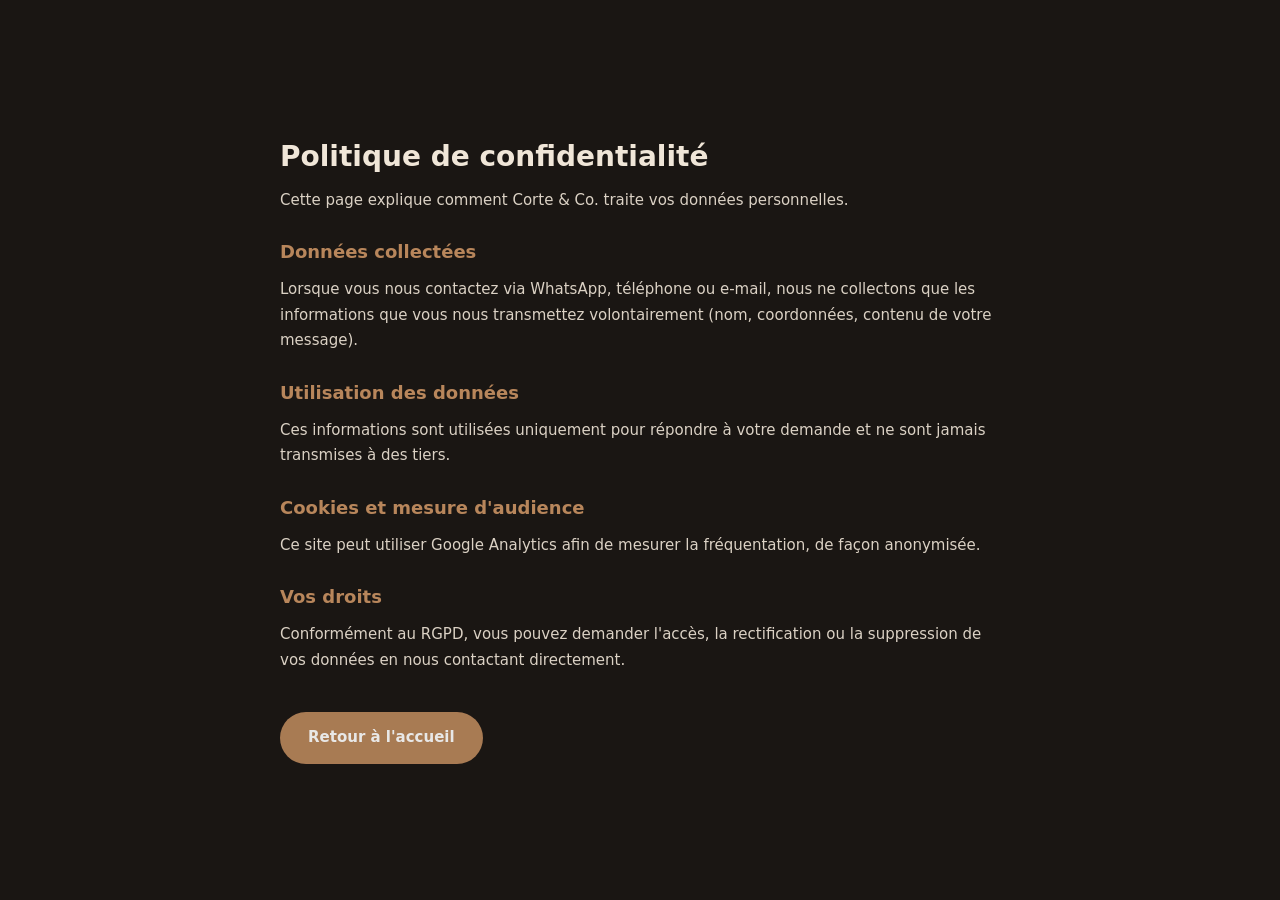
<file: confidentialite.html>
<!DOCTYPE html>
<html lang="fr">
<head>
<meta charset="UTF-8">
<meta name="viewport" content="width=device-width, initial-scale=1.0">
<title>Politique de confidentialité — Corte & Co.</title>
<meta name="robots" content="noindex">
<style>
  body { margin:0; min-height:100vh; display:flex; align-items:center; justify-content:center;
    background:#1A1613; color:#F0E6D8; font-family: system-ui, -apple-system, 'Segoe UI', sans-serif; padding:32px; box-sizing:border-box; }
  .card { max-width:560px; text-align:center; }
  h1 { font-size:28px; margin-bottom:12px; }
  p { font-size:16px; line-height:1.6; opacity:0.9; }
  a.btn { display:inline-block; margin-top:24px; background:#B8865B; color:#fff; text-decoration:none;
    font-weight:700; padding:13px 28px; border-radius:999px; }
  .doc { max-width:720px; text-align:left; }
  .doc h2 { font-size:18px; margin-top:28px; color:#B8865B; }
  .doc p { font-size:15px; line-height:1.7; opacity:0.9; }
</style>
</head>
<body>
<div class="card doc">
  <h1>Politique de confidentialité</h1>
  <p>Cette page explique comment Corte & Co. traite vos données personnelles.</p>
<h2>Données collectées</h2>
<p>Lorsque vous nous contactez via WhatsApp, téléphone ou e-mail, nous ne collectons que les informations que vous nous transmettez volontairement (nom, coordonnées, contenu de votre message).</p>
<h2>Utilisation des données</h2>
<p>Ces informations sont utilisées uniquement pour répondre à votre demande et ne sont jamais transmises à des tiers.</p>
<h2>Cookies et mesure d'audience</h2>
<p>Ce site peut utiliser Google Analytics afin de mesurer la fréquentation, de façon anonymisée.</p>
<h2>Vos droits</h2>
<p>Conformément au RGPD, vous pouvez demander l'accès, la rectification ou la suppression de vos données en nous contactant directement.</p>
  <p><a class="btn" href="https://landrytalbotpro.github.io/corte-co-fr/">Retour à l'accueil</a></p>
</div>
</body>
</html>
</file>
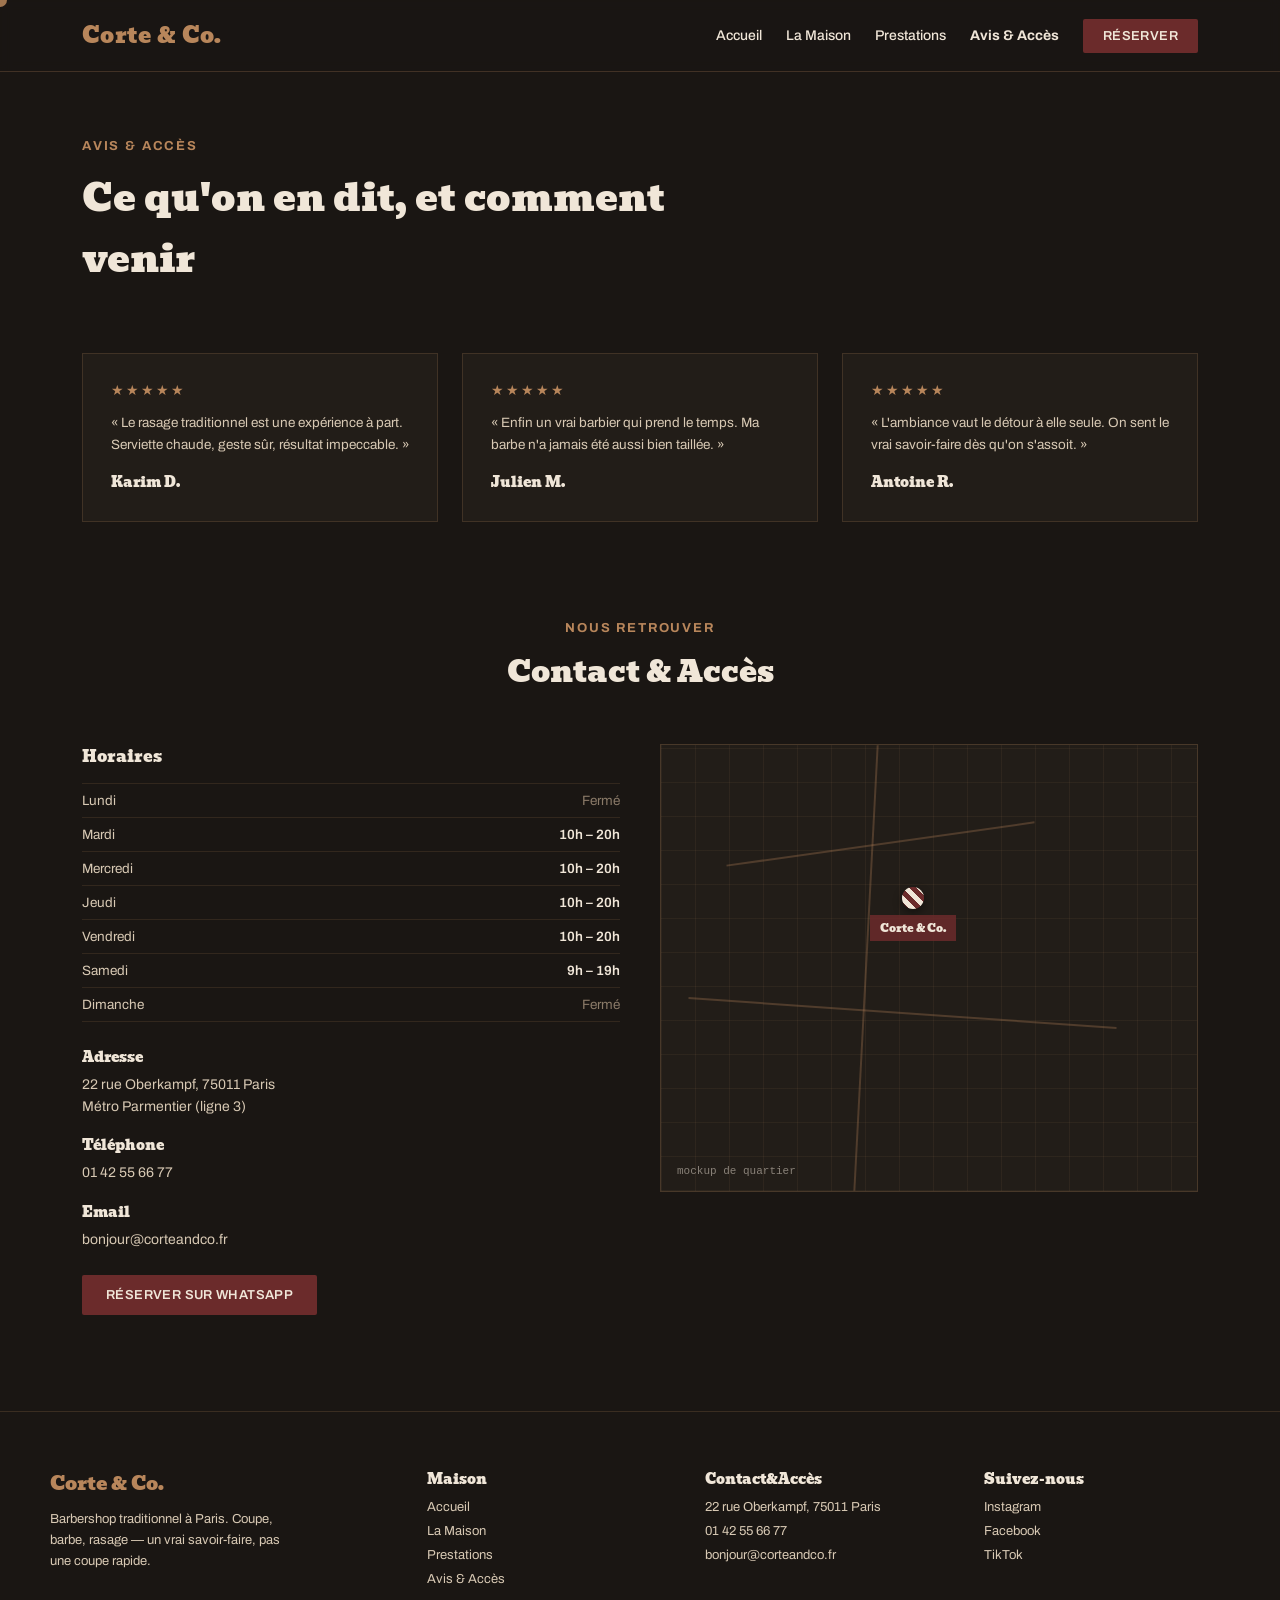
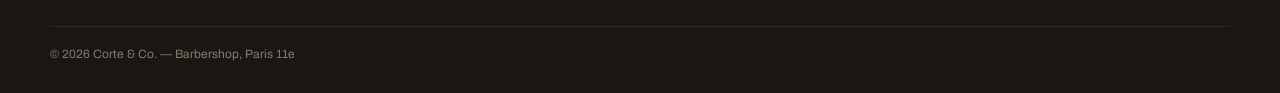
<file: contact.html>
<!DOCTYPE html>
<html lang="fr">
<head>
<meta charset="utf-8">
<meta name="viewport" content="width=device-width, initial-scale=1">
<title>Avis &amp; Accès — Corte &amp; Co.</title>
<meta name="description" content="Avis clients, horaires, adresse et téléphone de Corte & Co., 22 rue Oberkampf, Paris 11e.">
  <link rel="canonical" href="https://landrytalbotpro.github.io/corte-co-fr/contact.html">
  <meta property="og:type" content="website">
  <meta property="og:title" content="Avis &amp; Accès — Corte &amp; Co.">
  <meta property="og:description" content="Avis clients, horaires, adresse et téléphone de Corte &amp; Co., 22 rue Oberkampf, Paris 11e.">
  <meta property="og:url" content="https://landrytalbotpro.github.io/corte-co-fr/contact.html">
  <meta property="og:image" content="https://nuvorastudio.es/images/corte-fr.jpg">
  <meta property="og:locale" content="fr_FR">
  <meta name="twitter:card" content="summary_large_image">
  <meta name="twitter:title" content="Avis &amp; Accès — Corte &amp; Co.">
  <meta name="twitter:description" content="Avis clients, horaires, adresse et téléphone de Corte &amp; Co., 22 rue Oberkampf, Paris 11e.">
  <meta name="twitter:image" content="https://nuvorastudio.es/images/corte-fr.jpg">
<link rel="preconnect" href="https://fonts.googleapis.com">
<link href="https://fonts.googleapis.com/css2?family=Bevan&family=Archivo:wght@400;500;600;700&display=swap" rel="stylesheet">
<style>
  *{box-sizing:border-box;}
  body{margin:0;padding:0;}
  a{color:#B8865B;}
  a:hover{color:#F0E6D8;}
  .nav-links{display:flex; align-items:center; gap:24px; flex-wrap:wrap;}
  .nav-links a[aria-current="page"]{font-weight:700; text-decoration:underline; text-underline-offset:4px;}
  .burger-btn{display:none; flex-direction:column; justify-content:center; align-items:center; gap:5px; width:40px; height:40px; background:none; border:none; cursor:pointer; padding:0; flex-shrink:0;}
  .burger-btn span{display:block; width:22px; height:2px; background:#B8865B; border-radius:2px; transition:transform .25s ease, opacity .25s ease;}
  .burger-btn.open span:nth-child(1){transform:translateY(7px) rotate(45deg);}
  .burger-btn.open span:nth-child(2){opacity:0;}
  .burger-btn.open span:nth-child(3){transform:translateY(-7px) rotate(-45deg);}
  @media (max-width: 860px){
    .burger-btn{display:flex;}
    .nav-links{
      display:none;
      position:absolute;
      top:100%;
      left:0;
      right:0;
      flex-direction:column;
      align-items:center;
      gap:18px;
      background:#1A1613;
      padding:28px 32px 32px;
      border-bottom:1px solid rgba(184,134,91,0.25);
      box-shadow:0 16px 32px rgba(0,0,0,0.3);
    }
    .nav-links.open{display:flex;}
    .grid-3{grid-template-columns:1fr !important;}
    .location-grid{grid-template-columns:1fr !important;}
    .footer-grid{grid-template-columns:1fr 1fr !important; gap:32px !important;}
    .page-hero h1{font-size:32px !important;}
  }
  @media (max-width: 560px){
    .footer-grid{grid-template-columns:1fr !important;}
  }
  @keyframes ctaPulse{0%,100%{transform:scale(1);} 50%{transform:scale(1.035);}}
  .cta-final-btn:hover{box-shadow:0 0 30px 6px rgba(184,134,91,0.5);}
  #navInner{max-width:1180px; margin:0 auto; display:flex; align-items:center; justify-content:space-between; gap:24px; padding:18px 32px; transition:padding .3s ease;}
  #navInner.scrolled{padding:10px 32px;}
</style>

  <!-- Google Analytics (GA4) -->
  <script async src="https://www.googletagmanager.com/gtag/js?id=G-V2VKRWEJ8G"></script>
  <script>
    window.dataLayer = window.dataLayer || [];
    function gtag(){dataLayer.push(arguments);}
    gtag('js', new Date());
    gtag('config', 'G-V2VKRWEJ8G');
  </script>
    <link rel="icon" type="image/png" sizes="32x32" href="https://nuvorastudio.es/favicon-32.png">
    <link rel="icon" type="image/png" sizes="16x16" href="https://nuvorastudio.es/favicon-16.png">
    <link rel="apple-touch-icon" sizes="180x180" href="https://nuvorastudio.es/favicon-180.png">
</head>
<body>

<div style="background:#1A1613; color:#F0E6D8; font-family:'Archivo',sans-serif; overflow-x:hidden;">

  <!-- NAVBAR -->
  <header style="position:sticky; top:0; z-index:50; background:rgba(26,22,19,0.95); backdrop-filter:blur(6px); border-bottom:1px solid rgba(184,134,91,0.25);">
    <div id="navInner">
      <a href="index.html" style="font-family:'Bevan',serif; font-weight:400; font-size:22px; color:#B8865B; text-decoration:none; letter-spacing:0.02em;">Corte &amp; Co.</a>
      <nav class="nav-links" id="mainNav">
        <a href="index.html" style="text-decoration:none; color:#F0E6D8; font-weight:500; font-size:14px;">Accueil</a>
        <a href="maison.html" style="text-decoration:none; color:#F0E6D8; font-weight:500; font-size:14px;">La Maison</a>
        <a href="prestations.html" style="text-decoration:none; color:#F0E6D8; font-weight:500; font-size:14px;">Prestations</a>
        <a href="contact.html" aria-current="page" style="text-decoration:none; color:#F0E6D8; font-size:14px;">Avis &amp; Accès</a>
        <a href="https://wa.me/34675153535" target="_blank" rel="noopener" class="js-magnetic" style="text-decoration:none; background:#6B2B2B; color:#F0E6D8; padding:10px 20px; border-radius:2px; font-weight:600; font-size:13px; letter-spacing:0.03em; text-transform:uppercase; display:inline-block; transition:transform .2s ease, box-shadow .3s ease;">Réserver</a>
      </nav>
      <button class="burger-btn" id="burgerBtn" aria-label="Ouvrir le menu" aria-expanded="false" aria-controls="mainNav">
        <span></span><span></span><span></span>
      </button>
    </div>
  </header>

  <!-- PAGE HERO -->
  <section class="page-hero" style="padding:64px 32px 20px; max-width:1180px; margin:0 auto;">
    <span style="font-family:'Archivo',sans-serif; font-weight:700; font-size:13px; color:#B8865B; letter-spacing:0.14em; text-transform:uppercase;">Avis &amp; Accès</span>
    <h1 style="font-family:'Bevan',serif; font-weight:400; font-size:38px; color:#F0E6D8; margin:14px 0 0; max-width:640px;">Ce qu'on en dit, et comment venir</h1>
  </section>

  <!-- AVIS -->
  <section id="avis" style="padding:44px 32px 96px; max-width:1180px; margin:0 auto;">
    <div class="grid-3" style="display:grid; grid-template-columns:repeat(3,1fr); gap:24px;">
      <div class="js-tilt-card" style="background:#221D18; border:1px solid rgba(184,134,91,0.2); padding:28px; display:flex; flex-direction:column; gap:14px; position:relative; transition:transform .25s ease;">
        <div style="color:#B8865B; font-size:14px; letter-spacing:2px;">★★★★★</div>
        <p style="font-size:13.5px; line-height:1.65; color:#D8C9B4; margin:0;">« Le rasage traditionnel est une expérience à part. Serviette chaude, geste sûr, résultat impeccable. »</p>
        <div style="font-family:'Bevan',serif; font-weight:400; font-size:14px; color:#F0E6D8;">Karim D.</div>
      </div>
      <div class="js-tilt-card" style="background:#221D18; border:1px solid rgba(184,134,91,0.2); padding:28px; display:flex; flex-direction:column; gap:14px; position:relative; transition:transform .25s ease;">
        <div style="color:#B8865B; font-size:14px; letter-spacing:2px;">★★★★★</div>
        <p style="font-size:13.5px; line-height:1.65; color:#D8C9B4; margin:0;">« Enfin un vrai barbier qui prend le temps. Ma barbe n'a jamais été aussi bien taillée. »</p>
        <div style="font-family:'Bevan',serif; font-weight:400; font-size:14px; color:#F0E6D8;">Julien M.</div>
      </div>
      <div class="js-tilt-card" style="background:#221D18; border:1px solid rgba(184,134,91,0.2); padding:28px; display:flex; flex-direction:column; gap:14px; position:relative; transition:transform .25s ease;">
        <div style="color:#B8865B; font-size:14px; letter-spacing:2px;">★★★★★</div>
        <p style="font-size:13.5px; line-height:1.65; color:#D8C9B4; margin:0;">« L'ambiance vaut le détour à elle seule. On sent le vrai savoir-faire dès qu'on s'assoit. »</p>
        <div style="font-family:'Bevan',serif; font-weight:400; font-size:14px; color:#F0E6D8;">Antoine R.</div>
      </div>
    </div>
  </section>

  <!-- LOCALISATION -->
  <section id="contact" style="padding:0 32px 96px; max-width:1180px; margin:0 auto;">
    <div style="max-width:560px; margin:0 auto 48px; text-align:center;">
      <span style="font-family:'Archivo',sans-serif; font-weight:700; font-size:13px; color:#B8865B; letter-spacing:0.14em; text-transform:uppercase;">Nous retrouver</span>
      <h2 style="font-family:'Bevan',serif; font-weight:400; font-size:30px; color:#F0E6D8; margin:12px 0 0;">Contact &amp; Accès</h2>
    </div>
    <div class="location-grid" style="display:grid; grid-template-columns:1fr 1fr; gap:40px; align-items:start;">
      <div>
        <h3 style="font-family:'Bevan',serif; font-weight:400; font-size:16px; color:#F0E6D8; margin:0 0 14px;">Horaires</h3>
        <div style="display:flex; flex-direction:column; gap:0; font-size:13.5px; color:#D8C9B4; border-top:1px solid rgba(184,134,91,0.15); margin-bottom:24px;">
          <div style="display:flex; justify-content:space-between; padding:9px 0; border-bottom:1px solid rgba(184,134,91,0.15);"><span>Lundi</span><span style="color:#8A7A68;">Fermé</span></div>
          <div style="display:flex; justify-content:space-between; padding:9px 0; border-bottom:1px solid rgba(184,134,91,0.15);"><span>Mardi</span><span style="color:#F0E6D8; font-weight:600;">10h – 20h</span></div>
          <div style="display:flex; justify-content:space-between; padding:9px 0; border-bottom:1px solid rgba(184,134,91,0.15);"><span>Mercredi</span><span style="color:#F0E6D8; font-weight:600;">10h – 20h</span></div>
          <div style="display:flex; justify-content:space-between; padding:9px 0; border-bottom:1px solid rgba(184,134,91,0.15);"><span>Jeudi</span><span style="color:#F0E6D8; font-weight:600;">10h – 20h</span></div>
          <div style="display:flex; justify-content:space-between; padding:9px 0; border-bottom:1px solid rgba(184,134,91,0.15);"><span>Vendredi</span><span style="color:#F0E6D8; font-weight:600;">10h – 20h</span></div>
          <div style="display:flex; justify-content:space-between; padding:9px 0; border-bottom:1px solid rgba(184,134,91,0.15);"><span>Samedi</span><span style="color:#F0E6D8; font-weight:600;">9h – 19h</span></div>
          <div style="display:flex; justify-content:space-between; padding:9px 0; border-bottom:1px solid rgba(184,134,91,0.15);"><span>Dimanche</span><span style="color:#8A7A68;">Fermé</span></div>
        </div>
        <div style="display:flex; flex-direction:column; gap:16px;">
          <div>
            <h3 style="font-family:'Bevan',serif; font-weight:400; font-size:14px; color:#F0E6D8; margin:0 0 6px;">Adresse</h3>
            <p style="font-size:14px; line-height:1.6; color:#D8C9B4; margin:0;">22 rue Oberkampf, 75011 Paris<br/>Métro Parmentier (ligne 3)</p>
          </div>
          <div>
            <h3 style="font-family:'Bevan',serif; font-weight:400; font-size:14px; color:#F0E6D8; margin:0 0 6px;">Téléphone</h3>
            <p style="font-size:14px; line-height:1.6; color:#D8C9B4; margin:0;">01 42 55 66 77</p>
          </div>
          <div>
            <h3 style="font-family:'Bevan',serif; font-weight:400; font-size:14px; color:#F0E6D8; margin:0 0 6px;">Email</h3>
            <p style="font-size:14px; line-height:1.6; color:#D8C9B4; margin:0;">bonjour@corteandco.fr</p>
          </div>
        </div>
        <a href="https://wa.me/34675153535" target="_blank" rel="noopener" class="js-magnetic" style="text-decoration:none; margin-top:24px; background:#6B2B2B; color:#F0E6D8; padding:13px 24px; border-radius:2px; font-weight:600; font-size:13px; letter-spacing:0.03em; text-transform:uppercase; display:inline-block; transition:transform .2s ease, box-shadow .3s ease;">Réserver sur WhatsApp</a>
      </div>
      <div style="position:relative; width:100%; aspect-ratio:6/5; overflow:hidden; background:#221D18; border:1px solid rgba(184,134,91,0.25);">
        <div style="position:absolute; inset:0; background:repeating-linear-gradient(0deg, rgba(184,134,91,0.08) 0px, rgba(184,134,91,0.08) 1px, transparent 1px, transparent 34px), repeating-linear-gradient(90deg, rgba(184,134,91,0.08) 0px, rgba(184,134,91,0.08) 1px, transparent 1px, transparent 34px);"></div>
        <div style="position:absolute; top:22%; left:12%; right:30%; height:2px; background:rgba(184,134,91,0.3); transform:rotate(-8deg);"></div>
        <div style="position:absolute; top:60%; left:5%; right:15%; height:2px; background:rgba(184,134,91,0.3); transform:rotate(4deg);"></div>
        <div style="position:absolute; top:0; bottom:0; left:38%; width:2px; background:rgba(184,134,91,0.3); transform:rotate(3deg);"></div>
        <div style="position:absolute; top:44%; left:47%; transform:translate(-50%,-100%); display:flex; flex-direction:column; align-items:center;">
          <div style="width:22px; height:22px; border-radius:50%; overflow:hidden; box-shadow:0 4px 10px rgba(0,0,0,0.4);">
            <div style="width:100%; height:100%; background:repeating-linear-gradient(45deg, #6B2B2B 0px, #6B2B2B 5px, #F0E6D8 5px, #F0E6D8 10px);"></div>
          </div>
          <span style="margin-top:6px; font-family:'Bevan',serif; font-size:11px; color:#F0E6D8; background:rgba(107,43,43,0.85); padding:4px 10px;">Corte &amp; Co.</span>
        </div>
        <span style="position:absolute; bottom:14px; left:16px; font-family:monospace; font-size:11px; color:rgba(240,230,216,0.5);">mockup de quartier</span>
      </div>
    </div>
  </section>

  <!-- FOOTER -->
  <footer style="padding:56px 32px 32px; border-top:1px solid rgba(184,134,91,0.2);">
    <div class="footer-grid" style="max-width:1180px; margin:0 auto; display:grid; grid-template-columns:1.4fr 1fr 1fr 1fr; gap:32px;">
      <div style="display:flex; flex-direction:column; gap:10px;">
        <span style="font-family:'Bevan',serif; font-weight:400; font-size:19px; color:#B8865B;">Corte &amp; Co.</span>
        <p style="font-size:13px; line-height:1.6; color:#D8C9B4; margin:0; max-width:240px;">Barbershop traditionnel à Paris. Coupe, barbe, rasage — un vrai savoir-faire, pas une coupe rapide.</p>
      </div>
      <div style="display:flex; flex-direction:column; gap:10px;">
        <span style="font-family:'Bevan',serif; font-weight:400; font-size:14px; color:#F0E6D8;">Maison</span>
        <a href="index.html" style="text-decoration:none; color:#D8C9B4; font-size:13px;">Accueil</a>
        <a href="maison.html" style="text-decoration:none; color:#D8C9B4; font-size:13px;">La Maison</a>
        <a href="prestations.html" style="text-decoration:none; color:#D8C9B4; font-size:13px;">Prestations</a>
        <a href="contact.html" style="text-decoration:none; color:#D8C9B4; font-size:13px;">Avis &amp; Accès</a>
      </div>
      <div style="display:flex; flex-direction:column; gap:10px;">
        <span style="font-family:'Bevan',serif; font-weight:400; font-size:14px; color:#F0E6D8;">Contact&amp;Accès</span>
        <span style="font-size:13px; color:#D8C9B4;">22 rue Oberkampf, 75011 Paris</span>
        <span style="font-size:13px; color:#D8C9B4;">01 42 55 66 77</span>
        <a href="mailto:bonjour@corteandco.fr" style="text-decoration:none; color:#D8C9B4; font-size:13px;">bonjour@corteandco.fr</a>
      </div>
      <div style="display:flex; flex-direction:column; gap:10px;">
        <span style="font-family:'Bevan',serif; font-weight:400; font-size:14px; color:#F0E6D8;">Suivez-nous</span>
        <a href="#" style="text-decoration:none; color:#D8C9B4; font-size:13px;">Instagram</a>
        <a href="#" style="text-decoration:none; color:#D8C9B4; font-size:13px;">Facebook</a>
        <a href="#" style="text-decoration:none; color:#D8C9B4; font-size:13px;">TikTok</a>
      </div>
    </div>
    <div style="max-width:1180px; margin:40px auto 0; padding-top:20px; border-top:1px solid rgba(184,134,91,0.15); font-size:12px; color:#8A7A68;">© 2026 Corte &amp; Co. — Barbershop, Paris 11e</div>
  </footer>

  <div class="cursor-dot" style="position:fixed; top:0; left:0; width:14px; height:14px; border-radius:50%; background:#B8865B; pointer-events:none; z-index:9999; transform:translate(-50%,-50%); transition:width .2s ease, height .2s ease, background .2s ease, opacity .2s ease; opacity:0.85;"></div>

</div>

<script>
(function () {
  function initMagnetic() {
    document.querySelectorAll('.js-magnetic').forEach(function (btn) {
      btn.addEventListener('mousemove', function (e) {
        var r = btn.getBoundingClientRect();
        var dx = (e.clientX - (r.left + r.width / 2)) * 0.3;
        var dy = (e.clientY - (r.top + r.height / 2)) * 0.3;
        btn.style.transform = 'translate(' + dx.toFixed(1) + 'px, ' + dy.toFixed(1) + 'px)';
        btn.style.boxShadow = '0 0 24px 4px rgba(184,134,91,0.45)';
      });
      btn.addEventListener('mouseleave', function () {
        btn.style.transform = 'translate(0,0)';
        btn.style.boxShadow = 'none';
      });
    });
  }

  function initTilt() {
    document.querySelectorAll('.js-tilt-card').forEach(function (card) {
      card.addEventListener('mousemove', function (e) {
        var r = card.getBoundingClientRect();
        var px = (e.clientX - r.left) / r.width - 0.5;
        var py = (e.clientY - r.top) / r.height - 0.5;
        card.style.transform = 'perspective(700px) rotateX(' + (-py * 8).toFixed(2) + 'deg) rotateY(' + (px * 8).toFixed(2) + 'deg) translateY(-4px)';
      });
      card.addEventListener('mouseleave', function () {
        card.style.transform = 'perspective(700px) rotateX(0deg) rotateY(0deg) translateY(0)';
      });
    });
  }

  function initCursor() {
    var dot = document.querySelector('.cursor-dot');
    if (!dot) return;
    if (window.matchMedia && window.matchMedia('(pointer: coarse)').matches) {
      dot.style.display = 'none';
      return;
    }
    document.addEventListener('mousemove', function (e) {
      dot.style.left = e.clientX + 'px';
      dot.style.top = e.clientY + 'px';
    });
    document.querySelectorAll('.js-magnetic, .js-tilt-card').forEach(function (el) {
      el.addEventListener('mouseenter', function () {
        dot.style.width = '38px'; dot.style.height = '38px'; dot.style.background = 'rgba(184,134,91,0.35)';
      });
      el.addEventListener('mouseleave', function () {
        dot.style.width = '14px'; dot.style.height = '14px'; dot.style.background = '#B8865B';
      });
    });
  }

  var navInner = document.getElementById('navInner');
  window.addEventListener('scroll', function () {
    var y = window.scrollY || window.pageYOffset;
    if (navInner) navInner.classList.toggle('scrolled', y > 100);
  }, { passive: true });

  document.addEventListener('DOMContentLoaded', function () {
    initMagnetic();
    initTilt();
    initCursor();
  });
})();
</script>

<script>
  (function(){
    var burgerBtn = document.getElementById('burgerBtn');
    var navLinks = document.getElementById('mainNav');
    if(!burgerBtn || !navLinks) return;
    burgerBtn.addEventListener('click', function(){
      var isOpen = navLinks.classList.toggle('open');
      burgerBtn.classList.toggle('open', isOpen);
      burgerBtn.setAttribute('aria-expanded', isOpen ? 'true' : 'false');
    });
    navLinks.querySelectorAll('a').forEach(function(link){
      link.addEventListener('click', function(){
        navLinks.classList.remove('open');
        burgerBtn.classList.remove('open');
        burgerBtn.setAttribute('aria-expanded', 'false');
      });
    });
  })();
</script>

</body>
</html>
</file>
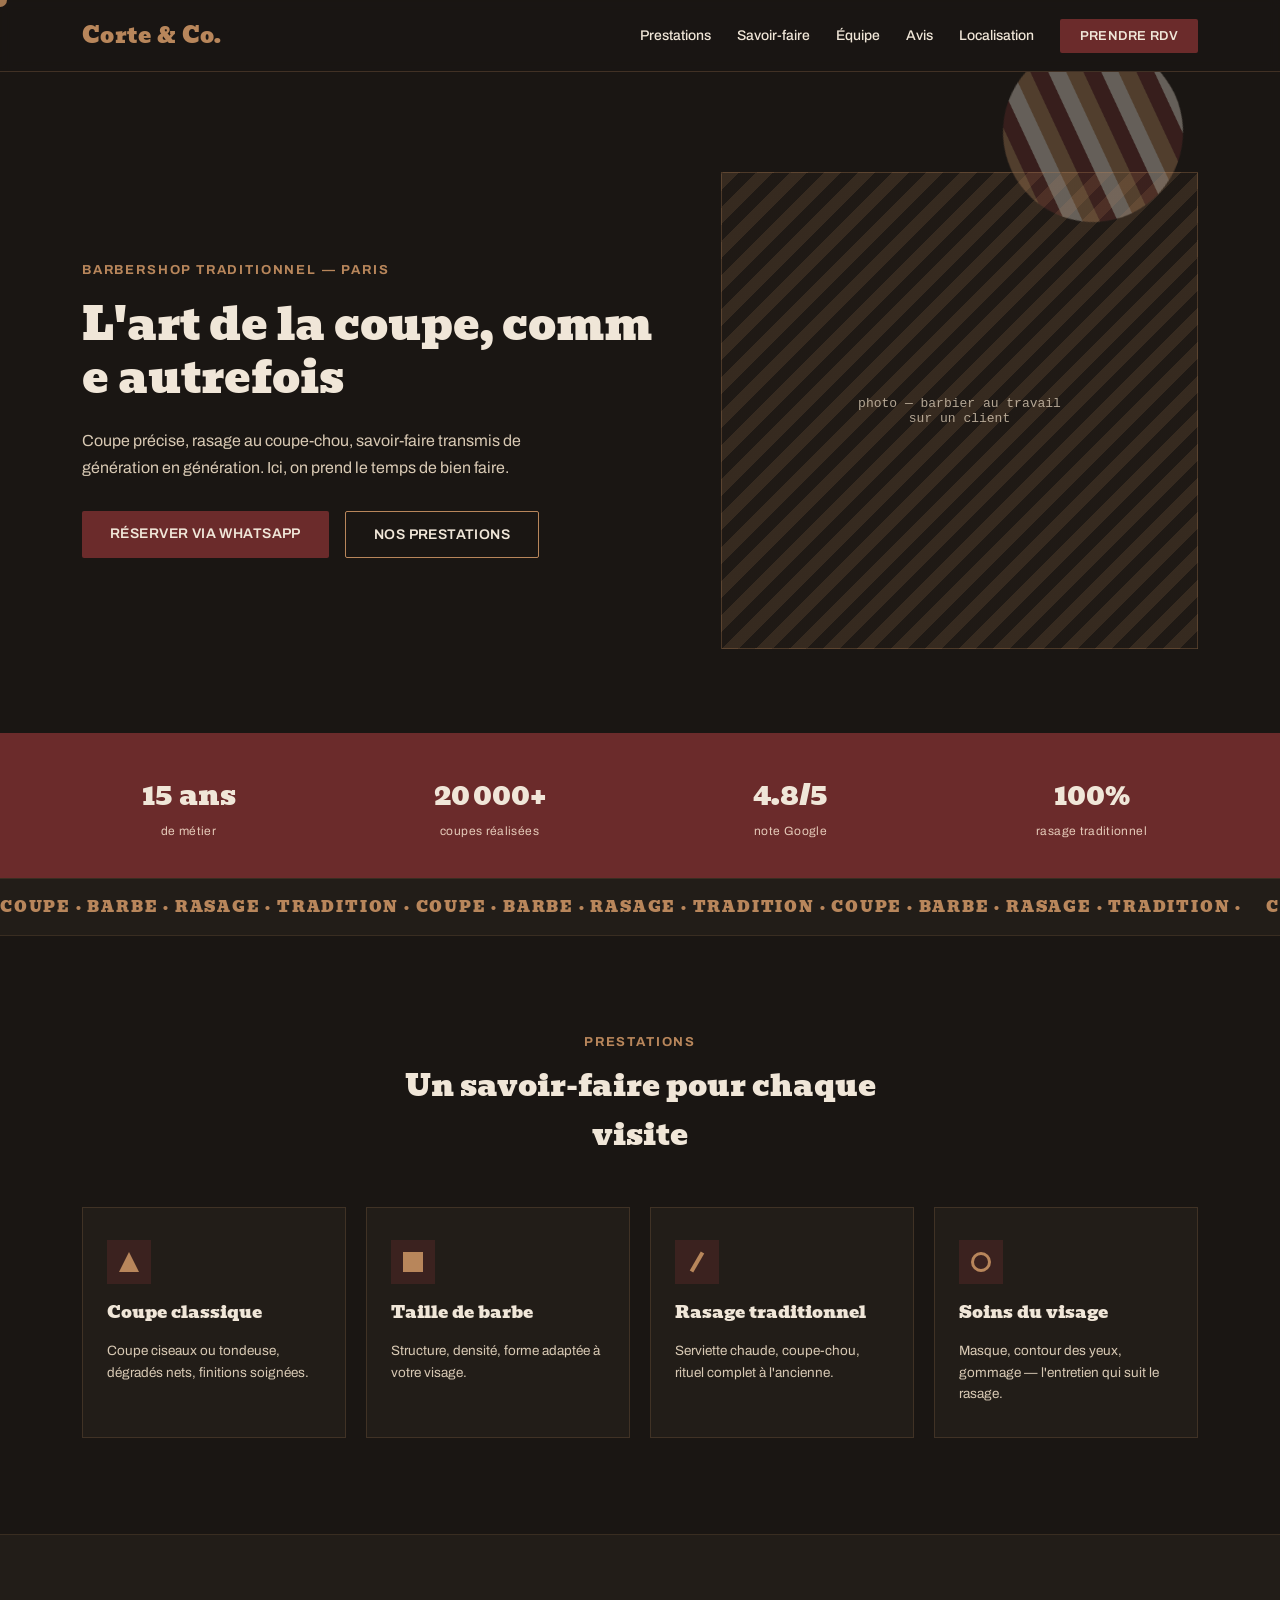
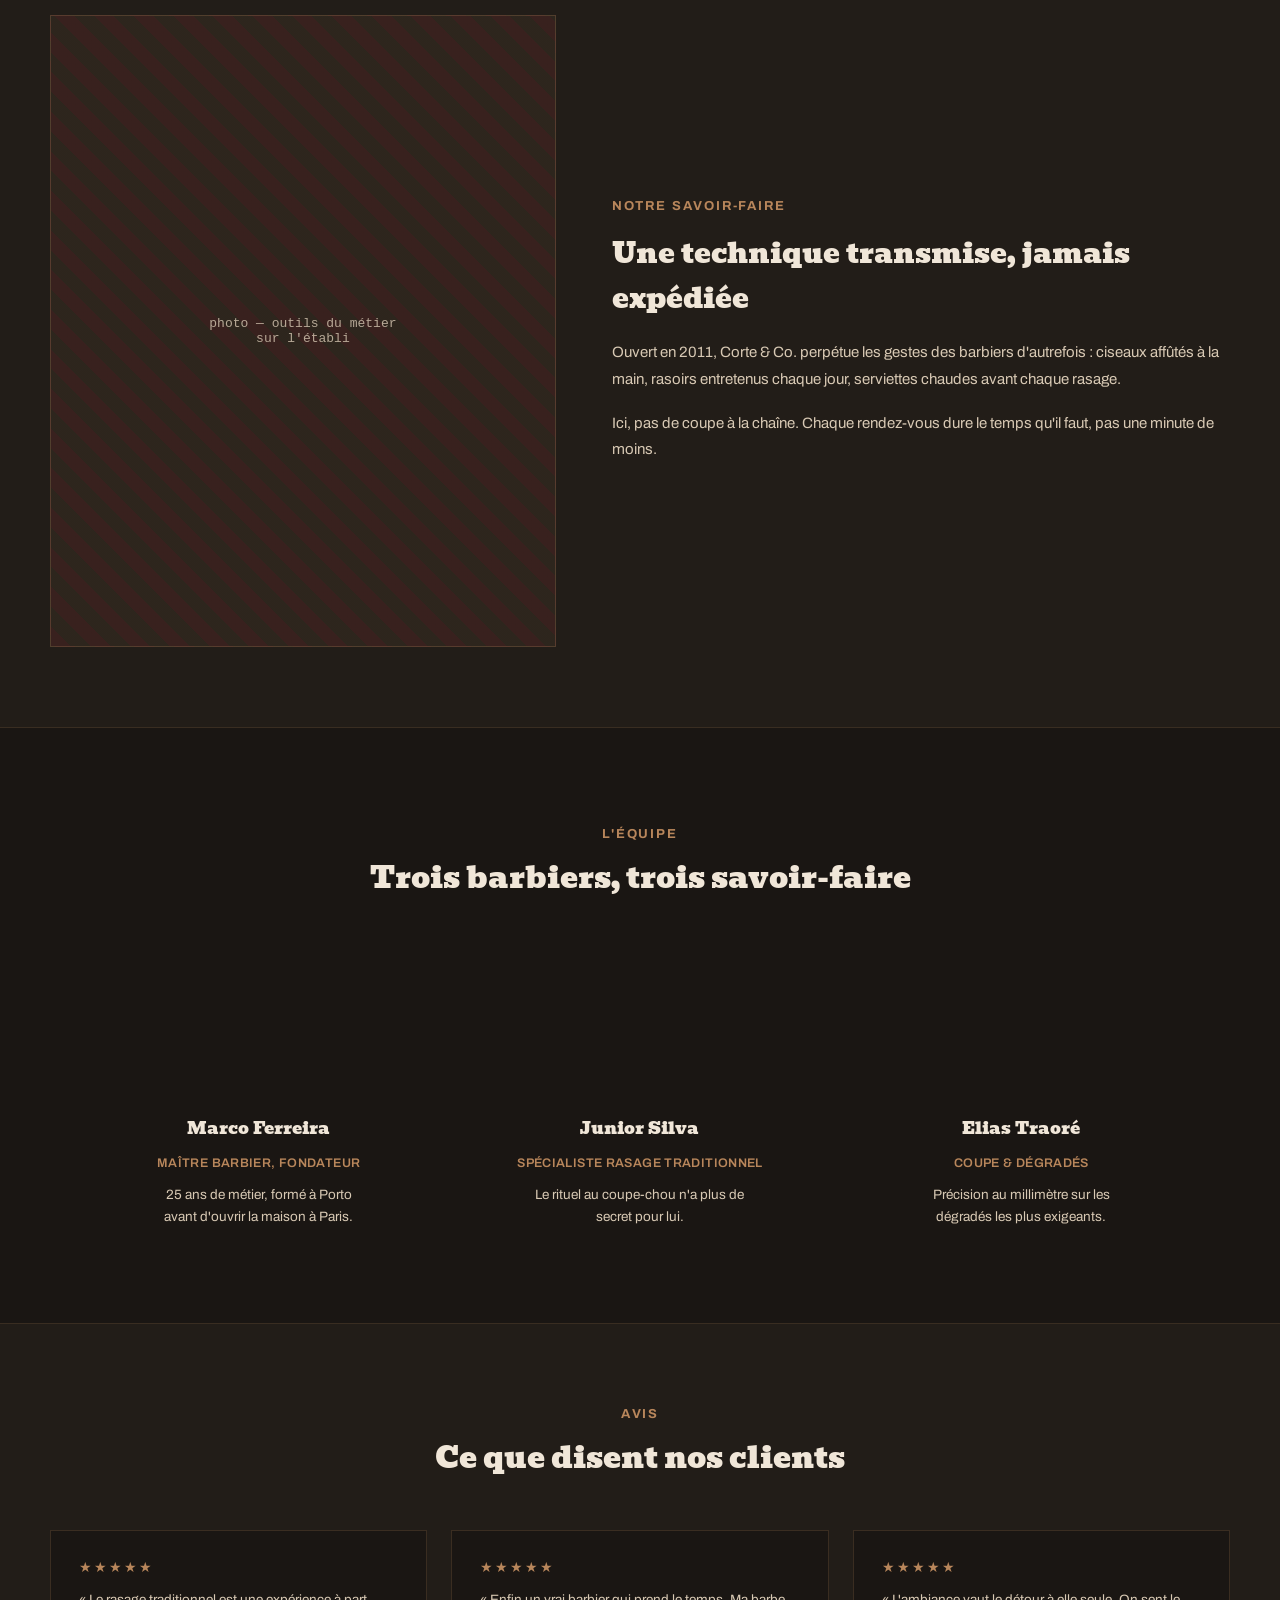
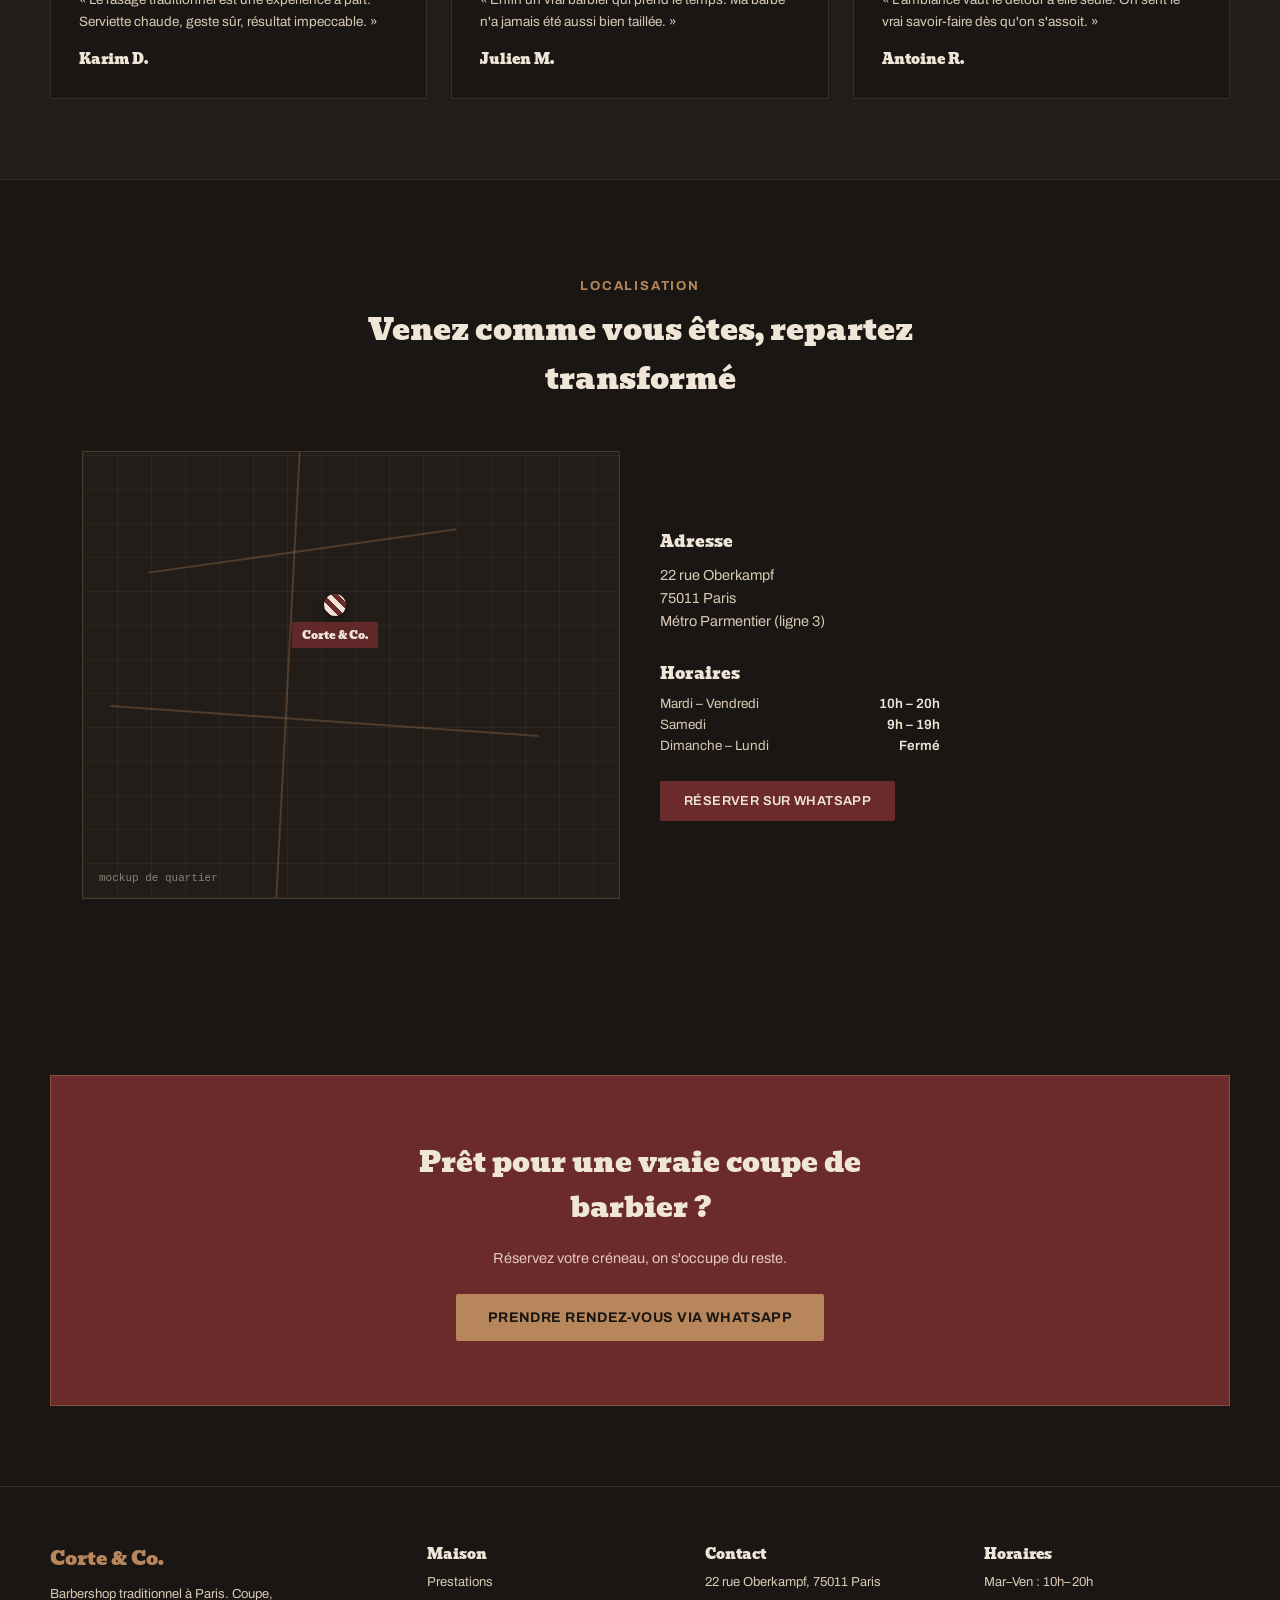
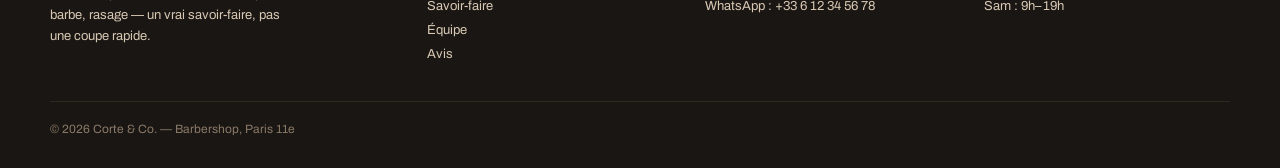
<file: index_1.html>
<!DOCTYPE html>
<html lang="fr">
<head>
<meta charset="utf-8">
<meta name="viewport" content="width=device-width, initial-scale=1">
<title>Corte &amp; Co. · Barbershop traditionnel Paris 11e</title>
<link rel="preconnect" href="https://fonts.googleapis.com">
<link href="https://fonts.googleapis.com/css2?family=Bevan&family=Archivo:wght@400;500;600;700&display=swap" rel="stylesheet">
<style>
  *{box-sizing:border-box;}
  body{margin:0;padding:0;}
  a{color:#B8865B;}
  a:hover{color:#F0E6D8;}
  @media (max-width: 860px){
    .hero-grid{grid-template-columns:1fr !important;}
    .hero-copy{text-align:center; align-items:center !important;}
    .hero-cta{justify-content:center;}
    .grid-4{grid-template-columns:1fr 1fr !important;}
    .grid-3{grid-template-columns:1fr !important;}
    .story-grid{grid-template-columns:1fr !important;}
    .team-grid{grid-template-columns:1fr !important;}
    .location-grid{grid-template-columns:1fr !important;}
    .footer-grid{grid-template-columns:1fr 1fr !important; gap:32px !important;}
  }
  @media (max-width: 560px){
    .grid-4{grid-template-columns:1fr !important;}
    .footer-grid{grid-template-columns:1fr !important;}
  }
  @keyframes fadeUp{from{opacity:0; transform:translateY(16px);} to{opacity:1; transform:translateY(0);}}
  @keyframes letterIn{from{opacity:0; transform:translateY(14px);} to{opacity:1; transform:translateY(0);}}
  @keyframes ctaPulse{0%,100%{transform:scale(1);} 50%{transform:scale(1.035);}}
  @keyframes marqueeScroll{from{transform:translateX(0);} to{transform:translateX(-50%);}}
  .js-hero-title .letter{display:inline-block; opacity:0; animation:letterIn .5s ease forwards;}
  .cta-final-btn:hover{box-shadow:0 0 30px 6px rgba(184,134,91,0.5);}
  .js-marquee-track{display:flex; width:max-content; animation:marqueeScroll 22s linear infinite;}
  #navInner{max-width:1180px; margin:0 auto; display:flex; align-items:center; justify-content:space-between; gap:24px; padding:18px 32px; transition:padding .3s ease;}
  #navInner.scrolled{padding:10px 32px;}
</style>
</head>
<body>

<div style="background:#1A1613; color:#F0E6D8; font-family:'Archivo',sans-serif; overflow-x:hidden;">

  <!-- NAVBAR -->
  <header style="position:sticky; top:0; z-index:50; background:rgba(26,22,19,0.95); backdrop-filter:blur(6px); border-bottom:1px solid rgba(184,134,91,0.25);">
    <div id="navInner">
      <a href="#accueil" style="font-family:'Bevan',serif; font-weight:400; font-size:22px; color:#B8865B; text-decoration:none; letter-spacing:0.02em;">Corte &amp; Co.</a>
      <nav style="display:flex; align-items:center; gap:26px; flex-wrap:wrap;">
        <a href="#services" style="text-decoration:none; color:#F0E6D8; font-weight:500; font-size:14px;">Prestations</a>
        <a href="#savoir-faire" style="text-decoration:none; color:#F0E6D8; font-weight:500; font-size:14px;">Savoir-faire</a>
        <a href="#equipe" style="text-decoration:none; color:#F0E6D8; font-weight:500; font-size:14px;">Équipe</a>
        <a href="#avis" style="text-decoration:none; color:#F0E6D8; font-weight:500; font-size:14px;">Avis</a>
        <a href="#localisation" style="text-decoration:none; color:#F0E6D8; font-weight:500; font-size:14px;">Localisation</a>
        <a href="https://wa.me/33612345678" target="_blank" rel="noopener" class="js-magnetic" style="text-decoration:none; background:#6B2B2B; color:#F0E6D8; padding:10px 20px; border-radius:2px; font-weight:600; font-size:13px; letter-spacing:0.03em; text-transform:uppercase; display:inline-block; transition:transform .2s ease, box-shadow .3s ease;">Prendre RDV</a>
      </nav>
    </div>
  </header>

  <!-- HERO -->
  <section id="accueil" style="position:relative; padding:100px 32px 84px; max-width:1180px; margin:0 auto; overflow:hidden;">
    <div class="js-parallax" data-speed="0.15" style="position:absolute; top:-30px; right:4%; width:180px; height:180px; border-radius:50%; overflow:hidden; opacity:0.35; transform:rotate(20deg); will-change:transform;">
      <div style="width:100%; height:100%; background:repeating-linear-gradient(45deg, #6B2B2B 0px, #6B2B2B 16px, #F0E6D8 16px, #F0E6D8 32px, #B8865B 32px, #B8865B 48px);"></div>
    </div>
    <div class="hero-grid" style="position:relative; z-index:1; display:grid; grid-template-columns:1.1fr 0.9fr; gap:56px; align-items:center;">
      <div class="hero-copy" style="display:flex; flex-direction:column; align-items:flex-start; gap:22px;">
        <span style="font-family:'Archivo',sans-serif; font-weight:700; font-size:13px; color:#B8865B; letter-spacing:0.14em; text-transform:uppercase; opacity:0; animation:fadeUp .6s ease .1s both;">Barbershop traditionnel — Paris</span>
        <h1 class="js-hero-title" style="font-family:'Bevan',serif; font-weight:400; font-size:44px; line-height:1.2; margin:0; color:#F0E6D8;">L'art de la coupe, comme autrefois</h1>
        <p style="font-size:16px; line-height:1.7; color:#D8C9B4; margin:0; max-width:460px; opacity:0; animation:fadeUp .6s ease .6s both;">Coupe précise, rasage au coupe-chou, savoir-faire transmis de génération en génération. Ici, on prend le temps de bien faire.</p>
        <div class="hero-cta" style="display:flex; gap:16px; flex-wrap:wrap; margin-top:8px; opacity:0; animation:fadeUp .6s ease .9s both;">
          <a href="https://wa.me/33612345678" target="_blank" rel="noopener" class="js-magnetic" style="text-decoration:none; background:#6B2B2B; color:#F0E6D8; padding:15px 28px; border-radius:2px; font-weight:600; font-size:14px; letter-spacing:0.03em; text-transform:uppercase; display:inline-block; transition:transform .2s ease, box-shadow .3s ease;">Réserver via WhatsApp</a>
          <a href="#services" class="js-magnetic" style="text-decoration:none; background:transparent; color:#F0E6D8; padding:15px 28px; border-radius:2px; font-weight:600; font-size:14px; letter-spacing:0.03em; text-transform:uppercase; border:1.5px solid #B8865B; display:inline-block; transition:transform .2s ease, box-shadow .3s ease;">Nos prestations</a>
        </div>
      </div>
      <div style="position:relative;">
        <div style="width:100%; aspect-ratio:1/1; background:repeating-linear-gradient(135deg, rgba(184,134,91,0.18) 0px, rgba(184,134,91,0.18) 12px, rgba(184,134,91,0.03) 12px, rgba(184,134,91,0.03) 24px); border:1px solid rgba(184,134,91,0.3); display:flex; align-items:center; justify-content:center; text-align:center; padding:24px;">
          <span style="font-family:monospace; font-size:13px; color:#D8C9B4; opacity:0.8;">photo — barbier au travail<br/>sur un client</span>
        </div>
      </div>
    </div>
  </section>

  <!-- TRUST BAR -->
  <section class="js-trustbar" style="background:#6B2B2B; padding:40px 32px;">
    <div class="grid-4" style="max-width:1180px; margin:0 auto; display:grid; grid-template-columns:1fr 1fr 1fr 1fr; gap:24px; text-align:center;">
      <div><div class="js-counter" data-target="15" data-suffix=" ans" style="font-family:'Bevan',serif; font-weight:400; font-size:28px; color:#F0E6D8;">15 ans</div><div style="font-size:12px; color:#E4C9B8; margin-top:6px; letter-spacing:0.03em;">de métier</div></div>
      <div><div class="js-counter" data-target="20000" data-suffix="+" style="font-family:'Bevan',serif; font-weight:400; font-size:28px; color:#F0E6D8;">20 000+</div><div style="font-size:12px; color:#E4C9B8; margin-top:6px; letter-spacing:0.03em;">coupes réalisées</div></div>
      <div><div class="js-counter" data-target="4.8" data-suffix="/5" data-decimals="1" style="font-family:'Bevan',serif; font-weight:400; font-size:28px; color:#F0E6D8;">4.8/5</div><div style="font-size:12px; color:#E4C9B8; margin-top:6px; letter-spacing:0.03em;">note Google</div></div>
      <div><div class="js-counter" data-target="100" data-suffix="%" style="font-family:'Bevan',serif; font-weight:400; font-size:28px; color:#F0E6D8;">100%</div><div style="font-size:12px; color:#E4C9B8; margin-top:6px; letter-spacing:0.03em;">rasage traditionnel</div></div>
    </div>
  </section>

  <!-- MARQUEE -->
  <section style="overflow:hidden; padding:16px 0; background:#221D18; border-top:1px solid rgba(184,134,91,0.15); border-bottom:1px solid rgba(184,134,91,0.15);">
    <div class="js-marquee-track">
      <span style="white-space:nowrap; font-family:'Bevan',serif; font-size:15px; letter-spacing:0.12em; color:#B8865B; padding-right:24px;">COUPE · BARBE · RASAGE · TRADITION · COUPE · BARBE · RASAGE · TRADITION · COUPE · BARBE · RASAGE · TRADITION · </span>
      <span style="white-space:nowrap; font-family:'Bevan',serif; font-size:15px; letter-spacing:0.12em; color:#B8865B; padding-right:24px;">COUPE · BARBE · RASAGE · TRADITION · COUPE · BARBE · RASAGE · TRADITION · COUPE · BARBE · RASAGE · TRADITION · </span>
    </div>
  </section>

  <!-- SERVICES -->
  <section id="services" style="padding:96px 32px; max-width:1180px; margin:0 auto;">
    <div style="max-width:560px; margin:0 auto 48px; text-align:center;">
      <span style="font-family:'Archivo',sans-serif; font-weight:700; font-size:13px; color:#B8865B; letter-spacing:0.14em; text-transform:uppercase;">Prestations</span>
      <h2 style="font-family:'Bevan',serif; font-weight:400; font-size:30px; color:#F0E6D8; margin:12px 0 0;">Un savoir-faire pour chaque visite</h2>
    </div>
    <div class="grid-4" style="display:grid; grid-template-columns:repeat(4,1fr); gap:20px;">
      <div class="js-tilt-card" style="background:#221D18; border:1px solid rgba(184,134,91,0.2); padding:32px 24px; display:flex; flex-direction:column; gap:14px; position:relative; transition:transform .25s ease;">
        <div style="width:44px; height:44px; background:rgba(107,43,43,0.35); display:flex; align-items:center; justify-content:center;"><div style="width:20px; height:20px; background:#B8865B; clip-path:polygon(50% 0%, 100% 100%, 0% 100%);"></div></div>
        <h3 style="font-family:'Bevan',serif; font-weight:400; font-size:17px; color:#F0E6D8; margin:0;">Coupe classique</h3>
        <p style="font-size:13.5px; line-height:1.6; color:#D8C9B4; margin:0;">Coupe ciseaux ou tondeuse, dégradés nets, finitions soignées.</p>
      </div>
      <div class="js-tilt-card" style="background:#221D18; border:1px solid rgba(184,134,91,0.2); padding:32px 24px; display:flex; flex-direction:column; gap:14px; position:relative; transition:transform .25s ease;">
        <div style="width:44px; height:44px; background:rgba(107,43,43,0.35); display:flex; align-items:center; justify-content:center;"><div style="width:20px; height:20px; background:#B8865B;"></div></div>
        <h3 style="font-family:'Bevan',serif; font-weight:400; font-size:17px; color:#F0E6D8; margin:0;">Taille de barbe</h3>
        <p style="font-size:13.5px; line-height:1.6; color:#D8C9B4; margin:0;">Structure, densité, forme adaptée à votre visage.</p>
      </div>
      <div class="js-tilt-card" style="background:#221D18; border:1px solid rgba(184,134,91,0.2); padding:32px 24px; display:flex; flex-direction:column; gap:14px; position:relative; transition:transform .25s ease;">
        <div style="width:44px; height:44px; background:rgba(107,43,43,0.35); display:flex; align-items:center; justify-content:center;"><div style="width:4px; height:22px; background:#B8865B; transform:rotate(30deg);"></div></div>
        <h3 style="font-family:'Bevan',serif; font-weight:400; font-size:17px; color:#F0E6D8; margin:0;">Rasage traditionnel</h3>
        <p style="font-size:13.5px; line-height:1.6; color:#D8C9B4; margin:0;">Serviette chaude, coupe-chou, rituel complet à l'ancienne.</p>
      </div>
      <div class="js-tilt-card" style="background:#221D18; border:1px solid rgba(184,134,91,0.2); padding:32px 24px; display:flex; flex-direction:column; gap:14px; position:relative; transition:transform .25s ease;">
        <div style="width:44px; height:44px; background:rgba(107,43,43,0.35); display:flex; align-items:center; justify-content:center;"><div style="width:20px; height:20px; border-radius:50%; border:3px solid #B8865B;"></div></div>
        <h3 style="font-family:'Bevan',serif; font-weight:400; font-size:17px; color:#F0E6D8; margin:0;">Soins du visage</h3>
        <p style="font-size:13.5px; line-height:1.6; color:#D8C9B4; margin:0;">Masque, contour des yeux, gommage — l'entretien qui suit le rasage.</p>
      </div>
    </div>
  </section>

  <!-- SAVOIR-FAIRE -->
  <section id="savoir-faire" style="padding:80px 32px; background:#221D18; border-top:1px solid rgba(184,134,91,0.15); border-bottom:1px solid rgba(184,134,91,0.15);">
    <div class="story-grid" style="max-width:1180px; margin:0 auto; display:grid; grid-template-columns:0.9fr 1.1fr; gap:56px; align-items:center;">
      <div style="width:100%; aspect-ratio:4/5; background:repeating-linear-gradient(45deg, rgba(107,43,43,0.3) 0px, rgba(107,43,43,0.3) 14px, rgba(184,134,91,0.08) 14px, rgba(184,134,91,0.08) 28px); border:1px solid rgba(184,134,91,0.25); display:flex; align-items:center; justify-content:center; text-align:center; padding:24px;">
        <span style="font-family:monospace; font-size:13px; color:#D8C9B4; opacity:0.8;">photo — outils du métier<br/>sur l'établi</span>
      </div>
      <div style="display:flex; flex-direction:column; gap:18px;">
        <span style="font-family:'Archivo',sans-serif; font-weight:700; font-size:13px; color:#B8865B; letter-spacing:0.14em; text-transform:uppercase;">Notre savoir-faire</span>
        <h2 style="font-family:'Bevan',serif; font-weight:400; font-size:28px; color:#F0E6D8; margin:0;">Une technique transmise, jamais expédiée</h2>
        <p style="font-size:15px; line-height:1.75; color:#D8C9B4; margin:0;">Ouvert en 2011, Corte &amp; Co. perpétue les gestes des barbiers d'autrefois : ciseaux affûtés à la main, rasoirs entretenus chaque jour, serviettes chaudes avant chaque rasage.</p>
        <p style="font-size:15px; line-height:1.75; color:#D8C9B4; margin:0;">Ici, pas de coupe à la chaîne. Chaque rendez-vous dure le temps qu'il faut, pas une minute de moins.</p>
      </div>
    </div>
  </section>

  <!-- EQUIPE -->
  <section id="equipe" style="padding:96px 32px; max-width:1180px; margin:0 auto;">
    <div style="max-width:560px; margin:0 auto 48px; text-align:center;">
      <span style="font-family:'Archivo',sans-serif; font-weight:700; font-size:13px; color:#B8865B; letter-spacing:0.14em; text-transform:uppercase;">L'équipe</span>
      <h2 style="font-family:'Bevan',serif; font-weight:400; font-size:30px; color:#F0E6D8; margin:12px 0 0;">Trois barbiers, trois savoir-faire</h2>
    </div>
    <div class="team-grid" style="display:grid; grid-template-columns:repeat(3,1fr); gap:28px;">
      <div style="display:flex; flex-direction:column; gap:14px; text-align:center; align-items:center;">
        <div class="js-team-photo" style="width:150px; height:150px; background:repeating-linear-gradient(135deg, rgba(107,43,43,0.3) 0px, rgba(107,43,43,0.3) 10px, rgba(184,134,91,0.06) 10px, rgba(184,134,91,0.06) 20px); border:1px solid rgba(184,134,91,0.25); display:flex; align-items:center; justify-content:center; clip-path:inset(0 0 100% 0); transition:clip-path 1s cubic-bezier(0.65,0,0.35,1);"><span style="font-family:monospace; font-size:11px; color:#D8C9B4; opacity:0.8;">photo</span></div>
        <h3 style="font-family:'Bevan',serif; font-weight:400; font-size:17px; color:#F0E6D8; margin:0;">Marco Ferreira</h3>
        <div style="font-size:12.5px; color:#B8865B; font-weight:600; letter-spacing:0.03em; text-transform:uppercase;">Maître barbier, fondateur</div>
        <p style="font-size:13.5px; line-height:1.6; color:#D8C9B4; margin:0; max-width:220px;">25 ans de métier, formé à Porto avant d'ouvrir la maison à Paris.</p>
      </div>
      <div style="display:flex; flex-direction:column; gap:14px; text-align:center; align-items:center;">
        <div class="js-team-photo" style="width:150px; height:150px; background:repeating-linear-gradient(135deg, rgba(184,134,91,0.25) 0px, rgba(184,134,91,0.25) 10px, rgba(107,43,43,0.06) 10px, rgba(107,43,43,0.06) 20px); border:1px solid rgba(184,134,91,0.25); display:flex; align-items:center; justify-content:center; clip-path:inset(0 0 100% 0); transition:clip-path 1s cubic-bezier(0.65,0,0.35,1);"><span style="font-family:monospace; font-size:11px; color:#D8C9B4; opacity:0.8;">photo</span></div>
        <h3 style="font-family:'Bevan',serif; font-weight:400; font-size:17px; color:#F0E6D8; margin:0;">Junior Silva</h3>
        <div style="font-size:12.5px; color:#B8865B; font-weight:600; letter-spacing:0.03em; text-transform:uppercase;">Spécialiste rasage traditionnel</div>
        <p style="font-size:13.5px; line-height:1.6; color:#D8C9B4; margin:0; max-width:220px;">Le rituel au coupe-chou n'a plus de secret pour lui.</p>
      </div>
      <div style="display:flex; flex-direction:column; gap:14px; text-align:center; align-items:center;">
        <div class="js-team-photo" style="width:150px; height:150px; background:repeating-linear-gradient(135deg, rgba(107,43,43,0.3) 0px, rgba(107,43,43,0.3) 10px, rgba(184,134,91,0.06) 10px, rgba(184,134,91,0.06) 20px); border:1px solid rgba(184,134,91,0.25); display:flex; align-items:center; justify-content:center; clip-path:inset(0 0 100% 0); transition:clip-path 1s cubic-bezier(0.65,0,0.35,1);"><span style="font-family:monospace; font-size:11px; color:#D8C9B4; opacity:0.8;">photo</span></div>
        <h3 style="font-family:'Bevan',serif; font-weight:400; font-size:17px; color:#F0E6D8; margin:0;">Elias Traoré</h3>
        <div style="font-size:12.5px; color:#B8865B; font-weight:600; letter-spacing:0.03em; text-transform:uppercase;">Coupe &amp; dégradés</div>
        <p style="font-size:13.5px; line-height:1.6; color:#D8C9B4; margin:0; max-width:220px;">Précision au millimètre sur les dégradés les plus exigeants.</p>
      </div>
    </div>
  </section>

  <!-- AVIS -->
  <section id="avis" style="padding:80px 32px; background:#221D18; border-top:1px solid rgba(184,134,91,0.15); border-bottom:1px solid rgba(184,134,91,0.15);">
    <div style="max-width:560px; margin:0 auto 48px; text-align:center;">
      <span style="font-family:'Archivo',sans-serif; font-weight:700; font-size:13px; color:#B8865B; letter-spacing:0.14em; text-transform:uppercase;">Avis</span>
      <h2 style="font-family:'Bevan',serif; font-weight:400; font-size:30px; color:#F0E6D8; margin:12px 0 0;">Ce que disent nos clients</h2>
    </div>
    <div class="grid-3" style="max-width:1180px; margin:0 auto; display:grid; grid-template-columns:repeat(3,1fr); gap:24px;">
      <div class="js-tilt-card" style="background:#1A1613; border:1px solid rgba(184,134,91,0.2); padding:28px; display:flex; flex-direction:column; gap:14px; position:relative; transition:transform .25s ease;">
        <div style="color:#B8865B; font-size:14px; letter-spacing:2px;">★★★★★</div>
        <p style="font-size:13.5px; line-height:1.65; color:#D8C9B4; margin:0;">« Le rasage traditionnel est une expérience à part. Serviette chaude, geste sûr, résultat impeccable. »</p>
        <div style="font-family:'Bevan',serif; font-weight:400; font-size:14px; color:#F0E6D8;">Karim D.</div>
      </div>
      <div class="js-tilt-card" style="background:#1A1613; border:1px solid rgba(184,134,91,0.2); padding:28px; display:flex; flex-direction:column; gap:14px; position:relative; transition:transform .25s ease;">
        <div style="color:#B8865B; font-size:14px; letter-spacing:2px;">★★★★★</div>
        <p style="font-size:13.5px; line-height:1.65; color:#D8C9B4; margin:0;">« Enfin un vrai barbier qui prend le temps. Ma barbe n'a jamais été aussi bien taillée. »</p>
        <div style="font-family:'Bevan',serif; font-weight:400; font-size:14px; color:#F0E6D8;">Julien M.</div>
      </div>
      <div class="js-tilt-card" style="background:#1A1613; border:1px solid rgba(184,134,91,0.2); padding:28px; display:flex; flex-direction:column; gap:14px; position:relative; transition:transform .25s ease;">
        <div style="color:#B8865B; font-size:14px; letter-spacing:2px;">★★★★★</div>
        <p style="font-size:13.5px; line-height:1.65; color:#D8C9B4; margin:0;">« L'ambiance vaut le détour à elle seule. On sent le vrai savoir-faire dès qu'on s'assoit. »</p>
        <div style="font-family:'Bevan',serif; font-weight:400; font-size:14px; color:#F0E6D8;">Antoine R.</div>
      </div>
    </div>
  </section>

  <!-- LOCALISATION -->
  <section id="localisation" style="padding:96px 32px; max-width:1180px; margin:0 auto;">
    <div style="max-width:560px; margin:0 auto 48px; text-align:center;">
      <span style="font-family:'Archivo',sans-serif; font-weight:700; font-size:13px; color:#B8865B; letter-spacing:0.14em; text-transform:uppercase;">Localisation</span>
      <h2 style="font-family:'Bevan',serif; font-weight:400; font-size:30px; color:#F0E6D8; margin:12px 0 0;">Venez comme vous êtes, repartez transformé</h2>
    </div>
    <div class="location-grid" style="display:grid; grid-template-columns:1fr 1fr; gap:40px; align-items:center;">
      <div style="position:relative; width:100%; aspect-ratio:6/5; overflow:hidden; background:#221D18; border:1px solid rgba(184,134,91,0.25);">
        <div style="position:absolute; inset:0; background:repeating-linear-gradient(0deg, rgba(184,134,91,0.08) 0px, rgba(184,134,91,0.08) 1px, transparent 1px, transparent 34px), repeating-linear-gradient(90deg, rgba(184,134,91,0.08) 0px, rgba(184,134,91,0.08) 1px, transparent 1px, transparent 34px);"></div>
        <div style="position:absolute; top:22%; left:12%; right:30%; height:2px; background:rgba(184,134,91,0.3); transform:rotate(-8deg);"></div>
        <div style="position:absolute; top:60%; left:5%; right:15%; height:2px; background:rgba(184,134,91,0.3); transform:rotate(4deg);"></div>
        <div style="position:absolute; top:0; bottom:0; left:38%; width:2px; background:rgba(184,134,91,0.3); transform:rotate(3deg);"></div>
        <div style="position:absolute; top:44%; left:47%; transform:translate(-50%,-100%); display:flex; flex-direction:column; align-items:center;">
          <div style="width:22px; height:22px; border-radius:50%; overflow:hidden; box-shadow:0 4px 10px rgba(0,0,0,0.4);">
            <div style="width:100%; height:100%; background:repeating-linear-gradient(45deg, #6B2B2B 0px, #6B2B2B 5px, #F0E6D8 5px, #F0E6D8 10px);"></div>
          </div>
          <span style="margin-top:6px; font-family:'Bevan',serif; font-size:11px; color:#F0E6D8; background:rgba(107,43,43,0.85); padding:4px 10px;">Corte &amp; Co.</span>
        </div>
        <span style="position:absolute; bottom:14px; left:16px; font-family:monospace; font-size:11px; color:rgba(240,230,216,0.5);">mockup de quartier</span>
      </div>
      <div style="display:flex; flex-direction:column; gap:28px;">
        <div>
          <h3 style="font-family:'Bevan',serif; font-weight:400; font-size:16px; color:#F0E6D8; margin:0 0 10px;">Adresse</h3>
          <p style="font-size:14.5px; line-height:1.6; color:#D8C9B4; margin:0;">22 rue Oberkampf<br/>75011 Paris<br/>Métro Parmentier (ligne 3)</p>
        </div>
        <div>
          <h3 style="font-family:'Bevan',serif; font-weight:400; font-size:16px; color:#F0E6D8; margin:0 0 10px;">Horaires</h3>
          <div style="display:flex; flex-direction:column; gap:6px; font-size:13.5px; color:#D8C9B4;">
            <div style="display:flex; justify-content:space-between; max-width:280px;"><span>Mardi – Vendredi</span><span style="color:#F0E6D8; font-weight:600;">10h – 20h</span></div>
            <div style="display:flex; justify-content:space-between; max-width:280px;"><span>Samedi</span><span style="color:#F0E6D8; font-weight:600;">9h – 19h</span></div>
            <div style="display:flex; justify-content:space-between; max-width:280px;"><span>Dimanche – Lundi</span><span style="color:#F0E6D8; font-weight:600;">Fermé</span></div>
          </div>
        </div>
        <a href="https://wa.me/33612345678" target="_blank" rel="noopener" class="js-magnetic" style="text-decoration:none; align-self:flex-start; background:#6B2B2B; color:#F0E6D8; padding:13px 24px; border-radius:2px; font-weight:600; font-size:13px; letter-spacing:0.03em; text-transform:uppercase; display:inline-block; transition:transform .2s ease, box-shadow .3s ease;">Réserver sur WhatsApp</a>
      </div>
    </div>
  </section>

  <!-- CTA FINAL -->
  <section style="padding:80px 32px;">
    <div style="max-width:1180px; margin:0 auto; background:#6B2B2B; border:1px solid rgba(184,134,91,0.4); padding:64px 48px; text-align:center; display:flex; flex-direction:column; align-items:center; gap:20px;">
      <h2 style="font-family:'Bevan',serif; font-weight:400; font-size:28px; color:#F0E6D8; margin:0; max-width:520px;">Prêt pour une vraie coupe de barbier ?</h2>
      <p style="font-size:14.5px; color:#E4C9B8; margin:0; max-width:440px;">Réservez votre créneau, on s'occupe du reste.</p>
      <a href="https://wa.me/33612345678" target="_blank" rel="noopener" class="cta-final-btn" style="text-decoration:none; background:#B8865B; color:#1A1613; padding:16px 32px; border-radius:2px; font-weight:700; font-size:14px; letter-spacing:0.03em; text-transform:uppercase; margin-top:8px; display:inline-block; animation:ctaPulse 3s ease-in-out infinite; transition:box-shadow .3s ease;">Prendre rendez-vous via WhatsApp</a>
    </div>
  </section>

  <!-- FOOTER -->
  <footer style="padding:56px 32px 32px; border-top:1px solid rgba(184,134,91,0.2);">
    <div class="footer-grid" style="max-width:1180px; margin:0 auto; display:grid; grid-template-columns:1.4fr 1fr 1fr 1fr; gap:32px;">
      <div style="display:flex; flex-direction:column; gap:10px;">
        <span style="font-family:'Bevan',serif; font-weight:400; font-size:19px; color:#B8865B;">Corte &amp; Co.</span>
        <p style="font-size:13px; line-height:1.6; color:#D8C9B4; margin:0; max-width:240px;">Barbershop traditionnel à Paris. Coupe, barbe, rasage — un vrai savoir-faire, pas une coupe rapide.</p>
      </div>
      <div style="display:flex; flex-direction:column; gap:10px;">
        <span style="font-family:'Bevan',serif; font-weight:400; font-size:14px; color:#F0E6D8;">Maison</span>
        <a href="#services" style="text-decoration:none; color:#D8C9B4; font-size:13px;">Prestations</a>
        <a href="#savoir-faire" style="text-decoration:none; color:#D8C9B4; font-size:13px;">Savoir-faire</a>
        <a href="#equipe" style="text-decoration:none; color:#D8C9B4; font-size:13px;">Équipe</a>
        <a href="#avis" style="text-decoration:none; color:#D8C9B4; font-size:13px;">Avis</a>
      </div>
      <div style="display:flex; flex-direction:column; gap:10px;">
        <span style="font-family:'Bevan',serif; font-weight:400; font-size:14px; color:#F0E6D8;">Contact</span>
        <span style="font-size:13px; color:#D8C9B4;">22 rue Oberkampf, 75011 Paris</span>
        <a href="https://wa.me/33612345678" style="text-decoration:none; color:#D8C9B4; font-size:13px;">WhatsApp : +33 6 12 34 56 78</a>
      </div>
      <div style="display:flex; flex-direction:column; gap:10px;">
        <span style="font-family:'Bevan',serif; font-weight:400; font-size:14px; color:#F0E6D8;">Horaires</span>
        <span style="font-size:13px; color:#D8C9B4;">Mar–Ven : 10h–20h</span>
        <span style="font-size:13px; color:#D8C9B4;">Sam : 9h–19h</span>
      </div>
    </div>
    <div style="max-width:1180px; margin:40px auto 0; padding-top:20px; border-top:1px solid rgba(184,134,91,0.15); font-size:12px; color:#8A7A68;">© 2026 Corte &amp; Co. — Barbershop, Paris 11e</div>
  </footer>

  <div class="cursor-dot" style="position:fixed; top:0; left:0; width:14px; height:14px; border-radius:50%; background:#B8865B; pointer-events:none; z-index:9999; transform:translate(-50%,-50%); transition:width .2s ease, height .2s ease, background .2s ease, opacity .2s ease; opacity:0.85;"></div>

</div>

<script>
(function () {
  var observers = [];

  function initScroll() {
    var navInner = document.getElementById('navInner');
    var raf = null;
    window.addEventListener('scroll', function () {
      if (raf) return;
      raf = requestAnimationFrame(function () {
        var y = window.scrollY || window.pageYOffset;
        if (navInner) navInner.classList.toggle('scrolled', y > 100);
        document.querySelectorAll('.js-parallax').forEach(function (el) {
          var speed = parseFloat(el.getAttribute('data-speed')) || 0.1;
          el.style.transform = 'translateY(' + (y * speed).toFixed(1) + 'px) rotate(20deg)';
        });
        raf = null;
      });
    }, { passive: true });
  }

  function initHeroLetters() {
    var el = document.querySelector('.js-hero-title');
    if (!el) return;
    var text = el.textContent;
    el.textContent = '';
    text.split('').forEach(function (ch, i) {
      var span = document.createElement('span');
      span.textContent = ch === ' ' ? '\u00A0' : ch;
      span.className = 'letter';
      span.style.animationDelay = (i * 22) + 'ms';
      el.appendChild(span);
    });
  }

  function initCounters() {
    var bar = document.querySelector('.js-trustbar');
    if (!bar) return;
    var nums = bar.querySelectorAll('.js-counter');
    function animate(el) {
      var target = parseFloat(el.getAttribute('data-target'));
      var suffix = el.getAttribute('data-suffix') || '';
      var decimals = parseInt(el.getAttribute('data-decimals') || '0', 10);
      var start = performance.now();
      var dur = 1200;
      function step(now) {
        var p = Math.min(1, (now - start) / dur);
        var eased = 1 - Math.pow(1 - p, 3);
        var val = target * eased;
        el.textContent = (decimals ? val.toFixed(decimals) : Math.round(val).toLocaleString('fr-FR')) + suffix;
        if (p < 1) requestAnimationFrame(step);
      }
      requestAnimationFrame(step);
    }
    var obs = new IntersectionObserver(function (entries) {
      entries.forEach(function (entry) {
        if (entry.isIntersecting) {
          nums.forEach(animate);
          obs.disconnect();
        }
      });
    }, { threshold: 0.4 });
    obs.observe(bar);
    observers.push(obs);
  }

  function initCurtain() {
    var photos = Array.prototype.slice.call(document.querySelectorAll('.js-team-photo'));
    var obs = new IntersectionObserver(function (entries) {
      entries.forEach(function (entry) {
        if (entry.isIntersecting) {
          var idx = photos.indexOf(entry.target);
          entry.target.style.transitionDelay = (idx * 150) + 'ms';
          entry.target.style.clipPath = 'inset(0 0 0% 0)';
          obs.unobserve(entry.target);
        }
      });
    }, { threshold: 0.3 });
    photos.forEach(function (p) { obs.observe(p); });
    observers.push(obs);
  }

  function initMagnetic() {
    document.querySelectorAll('.js-magnetic').forEach(function (btn) {
      btn.addEventListener('mousemove', function (e) {
        var r = btn.getBoundingClientRect();
        var dx = (e.clientX - (r.left + r.width / 2)) * 0.3;
        var dy = (e.clientY - (r.top + r.height / 2)) * 0.3;
        btn.style.transform = 'translate(' + dx.toFixed(1) + 'px, ' + dy.toFixed(1) + 'px)';
        btn.style.boxShadow = '0 0 24px 4px rgba(184,134,91,0.45)';
      });
      btn.addEventListener('mouseleave', function () {
        btn.style.transform = 'translate(0,0)';
        btn.style.boxShadow = 'none';
      });
    });
  }

  function initTilt() {
    document.querySelectorAll('.js-tilt-card').forEach(function (card) {
      card.addEventListener('mousemove', function (e) {
        var r = card.getBoundingClientRect();
        var px = (e.clientX - r.left) / r.width - 0.5;
        var py = (e.clientY - r.top) / r.height - 0.5;
        card.style.transform = 'perspective(700px) rotateX(' + (-py * 8).toFixed(2) + 'deg) rotateY(' + (px * 8).toFixed(2) + 'deg) translateY(-4px)';
      });
      card.addEventListener('mouseleave', function () {
        card.style.transform = 'perspective(700px) rotateX(0deg) rotateY(0deg) translateY(0)';
      });
    });
  }

  function initCursor() {
    var dot = document.querySelector('.cursor-dot');
    if (!dot) return;
    if (window.matchMedia && window.matchMedia('(pointer: coarse)').matches) {
      dot.style.display = 'none';
      return;
    }
    document.addEventListener('mousemove', function (e) {
      dot.style.left = e.clientX + 'px';
      dot.style.top = e.clientY + 'px';
    });
    document.querySelectorAll('.js-magnetic, .js-tilt-card').forEach(function (el) {
      el.addEventListener('mouseenter', function () {
        dot.style.width = '38px'; dot.style.height = '38px'; dot.style.background = 'rgba(184,134,91,0.35)';
      });
      el.addEventListener('mouseleave', function () {
        dot.style.width = '14px'; dot.style.height = '14px'; dot.style.background = '#B8865B';
      });
    });
  }

  document.addEventListener('DOMContentLoaded', function () {
    initScroll();
    initHeroLetters();
    initCounters();
    initCurtain();
    initMagnetic();
    initTilt();
    initCursor();
  });
})();
</script>

</body>
</html>
</file>
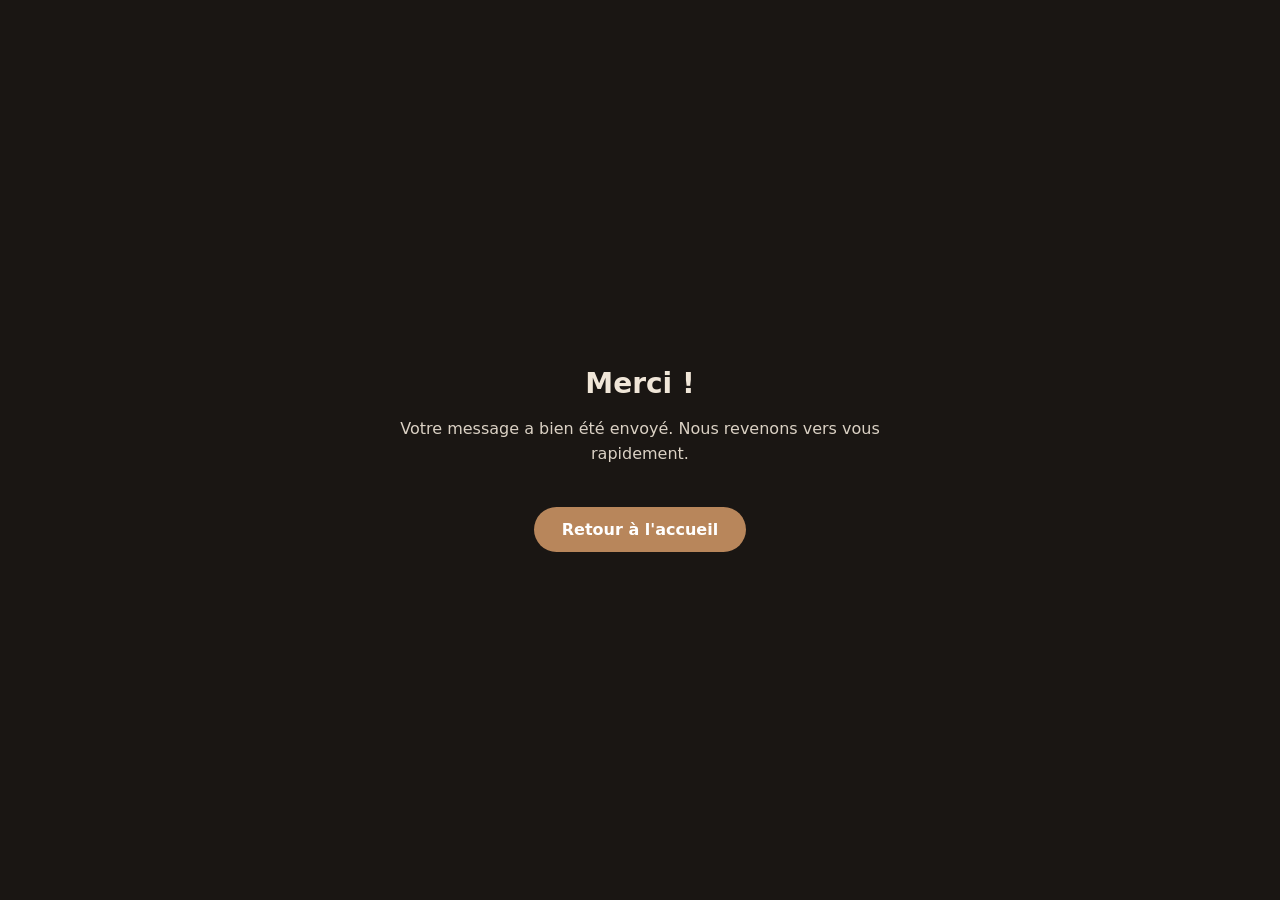
<file: merci.html>
<!DOCTYPE html>
<html lang="fr">
<head>
<meta charset="UTF-8">
<meta name="viewport" content="width=device-width, initial-scale=1.0">
<title>Merci ! — Corte & Co.</title>
<meta name="robots" content="noindex">
<style>
  body { margin:0; min-height:100vh; display:flex; align-items:center; justify-content:center;
    background:#1A1613; color:#F0E6D8; font-family: system-ui, -apple-system, 'Segoe UI', sans-serif; padding:32px; box-sizing:border-box; }
  .card { max-width:560px; text-align:center; }
  h1 { font-size:28px; margin-bottom:12px; }
  p { font-size:16px; line-height:1.6; opacity:0.9; }
  a.btn { display:inline-block; margin-top:24px; background:#B8865B; color:#fff; text-decoration:none;
    font-weight:700; padding:13px 28px; border-radius:999px; }
  .doc { max-width:720px; text-align:left; }
  .doc h2 { font-size:18px; margin-top:28px; color:#B8865B; }
  .doc p { font-size:15px; line-height:1.7; opacity:0.9; }
</style>
</head>
<body>
<div class="card">
  <h1>Merci !</h1>
  <p>Votre message a bien été envoyé. Nous revenons vers vous rapidement.</p>
  <a class="btn" href="https://landrytalbotpro.github.io/corte-co-fr/">Retour à l'accueil</a>
</div>
</body>
</html>
</file>
